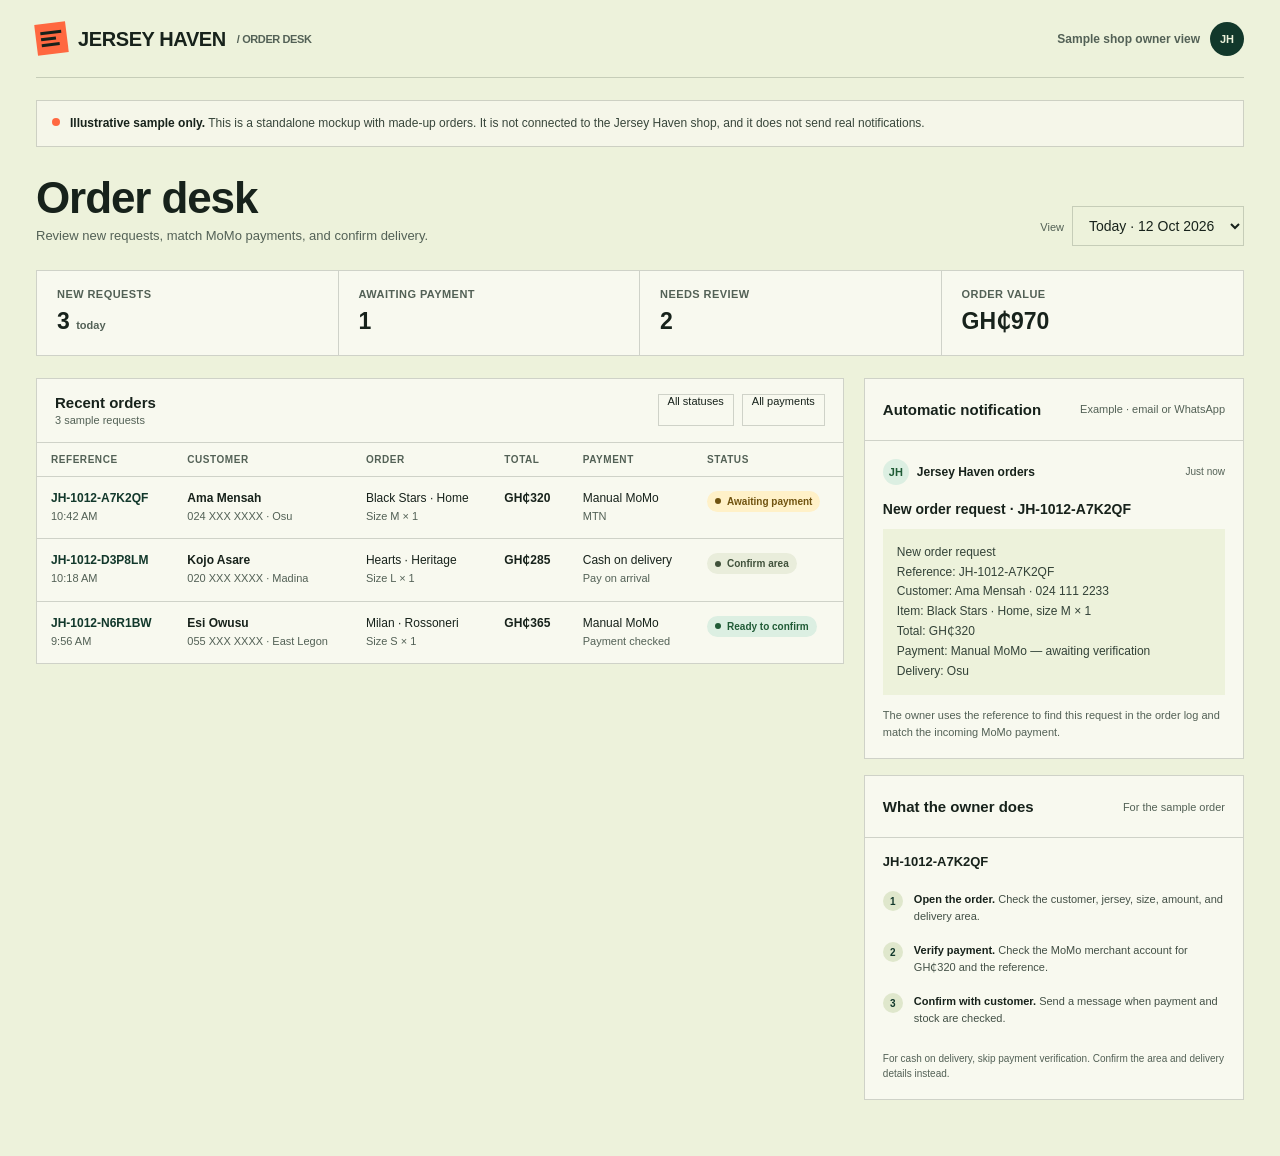
<file: outputs/order-dashboard-sample.html>
<!doctype html>
<html lang="en">
  <head>
    <meta charset="utf-8" />
    <meta name="viewport" content="width=device-width, initial-scale=1" />
    <meta name="theme-color" content="#edf2db" />
    <title>Jersey Haven · Sample order desk</title>
    <style>
      :root {
        color-scheme: light;
        --paper: #edf2db;
        --surface: #f8f9ef;
        --surface-deep: #dfe7cc;
        --ink: #17221b;
        --green: #12382b;
        --orange: #ff6840;
        --yellow: #f4c944;
        --muted: #536156;
        --line: rgba(23, 34, 27, .18);
        --sans: 'Public Sans', 'Segoe UI', Arial, sans-serif;
        --display: 'Barlow Condensed', 'Arial Narrow', sans-serif;
      }
      * { box-sizing: border-box; }
      body { margin: 0; background: var(--paper); color: var(--ink); font-family: var(--sans); font-size: 14px; }
      button, select { font: inherit; }
      button:focus-visible, select:focus-visible, a:focus-visible { outline: 3px solid var(--orange); outline-offset: 3px; }
      .shell { max-width: 1440px; margin: 0 auto; padding: 0 36px 56px; }
      .topbar { display: flex; align-items: center; justify-content: space-between; gap: 24px; min-height: 78px; border-bottom: 1px solid var(--line); }
      .brand { display: flex; align-items: center; gap: 11px; font: 800 20px/.9 var(--display); letter-spacing: -.02em; }
      .mark { width: 31px; height: 31px; display: grid; align-content: center; gap: 3px; padding: 6px 5px; background: var(--orange); transform: rotate(-7deg); }
      .mark i { display: block; height: 3px; background: var(--ink); }
      .mark i:nth-child(2) { width: 70%; }
      .mark i:nth-child(3) { width: 86%; }
      .top-meta { display: flex; align-items: center; gap: 10px; color: var(--muted); font-size: 12px; font-weight: 650; }
      .avatar { width: 34px; height: 34px; display: grid; place-items: center; border-radius: 50%; background: var(--green); color: var(--paper); font-size: 11px; font-weight: 800; }
      .notice { display: flex; gap: 10px; align-items: flex-start; margin: 22px 0 30px; padding: 13px 15px; border: 1px solid var(--line); background: rgba(248,249,239,.72); color: #38463b; font-size: 12px; line-height: 1.55; }
      .notice strong { color: var(--ink); }
      .notice-mark { flex: none; width: 8px; height: 8px; margin-top: 4px; border-radius: 50%; background: var(--orange); }
      .heading-row { display: flex; justify-content: space-between; align-items: end; gap: 24px; margin-bottom: 24px; }
      h1 { margin: 0; font: 800 44px/.95 var(--display); letter-spacing: -.025em; }
      .subhead { margin: 8px 0 0; color: var(--muted); font-size: 13px; line-height: 1.5; }
      .period { min-height: 40px; border: 1px solid var(--line); padding: 0 12px; background: transparent; color: var(--ink); }
      .stats { display: grid; grid-template-columns: repeat(4, minmax(0,1fr)); margin-bottom: 22px; border: 1px solid var(--line); background: var(--surface); }
      .stat { min-height: 84px; padding: 17px 20px; border-right: 1px solid var(--line); }
      .stat:last-child { border-right: 0; }
      .stat-label { display: block; margin-bottom: 8px; color: var(--muted); font-size: 11px; font-weight: 700; letter-spacing: .04em; text-transform: uppercase; }
      .stat-value { font-size: 23px; font-weight: 750; font-variant-numeric: tabular-nums; }
      .stat-value small { color: var(--muted); font-size: 11px; font-weight: 600; }
      .workspace { display: grid; grid-template-columns: minmax(0,1.7fr) minmax(280px,.8fr); gap: 20px; align-items: start; }
      .panel { border: 1px solid var(--line); background: var(--surface); }
      .panel-head { min-height: 62px; display: flex; justify-content: space-between; align-items: center; gap: 12px; padding: 15px 18px; border-bottom: 1px solid var(--line); }
      h2 { margin: 0; font-size: 15px; font-weight: 750; }
      .panel-meta { color: var(--muted); font-size: 11px; }
      .filters { display: flex; gap: 8px; }
      .filter { min-height: 32px; border: 1px solid var(--line); padding: 0 9px; background: transparent; color: var(--ink); font-size: 11px; }
      .table-wrap { overflow-x: auto; }
      table { width: 100%; border-collapse: collapse; text-align: left; }
      th { padding: 11px 14px; color: var(--muted); font-size: 10px; font-weight: 750; letter-spacing: .055em; text-transform: uppercase; white-space: nowrap; }
      td { padding: 14px; border-top: 1px solid var(--line); vertical-align: top; font-size: 12px; }
      tbody tr:first-child td { border-top: 1px solid var(--line); }
      .ref { color: var(--green); font-weight: 800; font-variant-numeric: tabular-nums; white-space: nowrap; }
      .customer { font-weight: 700; }
      .secondary { display: block; margin-top: 4px; color: var(--muted); font-size: 11px; line-height: 1.4; }
      .amount { white-space: nowrap; font-weight: 750; font-variant-numeric: tabular-nums; }
      .status { display: inline-flex; align-items: center; gap: 6px; border-radius: 999px; padding: 5px 8px; font-size: 10px; font-weight: 750; white-space: nowrap; }
      .status::before { width: 6px; height: 6px; border-radius: 50%; background: currentColor; content: ''; }
      .pending { background: #fff1c8; color: #705310; }
      .review { background: #e9eddb; color: #40513b; }
      .paid { background: #dcefe2; color: #205b36; }
      .side { display: grid; gap: 16px; }
      .message { padding: 18px; }
      .message-top { display: flex; justify-content: space-between; gap: 10px; align-items: center; margin-bottom: 16px; }
      .channel { display: flex; align-items: center; gap: 8px; font-size: 12px; font-weight: 750; }
      .channel-icon { width: 26px; height: 26px; display: grid; place-items: center; border-radius: 50%; background: #dcefe2; color: #205b36; font-size: 11px; font-weight: 800; }
      .time { color: var(--muted); font-size: 10px; }
      .message h3 { margin: 0 0 12px; font-size: 14px; }
      .message-body { margin: 0; padding: 14px; background: var(--paper); color: #334238; font-size: 12px; line-height: 1.65; white-space: pre-line; }
      .message-foot { margin: 12px 0 0; color: var(--muted); font-size: 11px; line-height: 1.5; }
      .steps { padding: 0 18px 18px; }
      .steps h3 { margin: 16px 0 13px; font-size: 13px; }
      .step { display: grid; grid-template-columns: 22px 1fr; gap: 9px; padding: 9px 0; color: #435046; font-size: 11px; line-height: 1.5; }
      .step-no { width: 20px; height: 20px; display: grid; place-items: center; border-radius: 50%; background: var(--surface-deep); color: var(--green); font-size: 10px; font-weight: 800; }
      .step strong { color: var(--ink); }
      .footnote { margin: 16px 0 0; color: var(--muted); font-size: 10px; line-height: 1.5; }
      @media (max-width: 980px) { .workspace { grid-template-columns: 1fr; } .side { grid-template-columns: repeat(2,minmax(0,1fr)); } }
      @media (max-width: 680px) {
        .shell { padding: 0 16px 32px; }
        .topbar { min-height: 66px; }
        .top-meta span { display: none; }
        .heading-row { align-items: start; flex-direction: column; }
        h1 { font-size: 38px; }
        .stats { grid-template-columns: repeat(2,minmax(0,1fr)); }
        .stat:nth-child(2) { border-right: 0; }
        .stat:nth-child(n+3) { border-top: 1px solid var(--line); }
        .panel-head { align-items: flex-start; flex-direction: column; }
        .side { grid-template-columns: 1fr; }
        table { min-width: 760px; }
      }
    </style>
  </head>
  <body>
    <main class="shell">
      <header class="topbar">
        <div class="brand"><span class="mark" aria-hidden="true"><i></i><i></i><i></i></span>JERSEY HAVEN <span style="font:600 11px var(--sans); color:var(--muted)">/ ORDER DESK</span></div>
        <div class="top-meta"><span>Sample shop owner view</span><span class="avatar" aria-label="Shop owner">JH</span></div>
      </header>

      <div class="notice"><span class="notice-mark" aria-hidden="true"></span><span><strong>Illustrative sample only.</strong> This is a standalone mockup with made-up orders. It is not connected to the Jersey Haven shop, and it does not send real notifications.</span></div>

      <section aria-labelledby="page-title">
        <div class="heading-row">
          <div><h1 id="page-title">Order desk</h1><p class="subhead">Review new requests, match MoMo payments, and confirm delivery.</p></div>
          <label><span class="panel-meta" style="margin-right:8px">View</span><select class="period" aria-label="Choose sample date range"><option>Today · 12 Oct 2026</option></select></label>
        </div>

        <div class="stats" aria-label="Sample order summary">
          <div class="stat"><span class="stat-label">New requests</span><span class="stat-value">3 <small>today</small></span></div>
          <div class="stat"><span class="stat-label">Awaiting payment</span><span class="stat-value">1</span></div>
          <div class="stat"><span class="stat-label">Needs review</span><span class="stat-value">2</span></div>
          <div class="stat"><span class="stat-label">Order value</span><span class="stat-value">GH₵970</span></div>
        </div>

        <div class="workspace">
          <section class="panel" aria-labelledby="orders-title">
            <div class="panel-head"><div><h2 id="orders-title">Recent orders</h2><span class="panel-meta">3 sample requests</span></div><div class="filters" aria-label="Sample filter labels"><span class="filter">All statuses</span><span class="filter">All payments</span></div></div>
            <div class="table-wrap">
              <table>
                <thead><tr><th>Reference</th><th>Customer</th><th>Order</th><th>Total</th><th>Payment</th><th>Status</th></tr></thead>
                <tbody>
                  <tr><td><span class="ref">JH-1012-A7K2QF</span><span class="secondary">10:42 AM</span></td><td><span class="customer">Ama Mensah</span><span class="secondary">024 XXX XXXX · Osu</span></td><td>Black Stars · Home<span class="secondary">Size M × 1</span></td><td class="amount">GH₵320</td><td>Manual MoMo<span class="secondary">MTN</span></td><td><span class="status pending">Awaiting payment</span></td></tr>
                  <tr><td><span class="ref">JH-1012-D3P8LM</span><span class="secondary">10:18 AM</span></td><td><span class="customer">Kojo Asare</span><span class="secondary">020 XXX XXXX · Madina</span></td><td>Hearts · Heritage<span class="secondary">Size L × 1</span></td><td class="amount">GH₵285</td><td>Cash on delivery<span class="secondary">Pay on arrival</span></td><td><span class="status review">Confirm area</span></td></tr>
                  <tr><td><span class="ref">JH-1012-N6R1BW</span><span class="secondary">9:56 AM</span></td><td><span class="customer">Esi Owusu</span><span class="secondary">055 XXX XXXX · East Legon</span></td><td>Milan · Rossoneri<span class="secondary">Size S × 1</span></td><td class="amount">GH₵365</td><td>Manual MoMo<span class="secondary">Payment checked</span></td><td><span class="status paid">Ready to confirm</span></td></tr>
                </tbody>
              </table>
            </div>
          </section>

          <aside class="side" aria-label="Example notification and next steps">
            <section class="panel" aria-labelledby="notification-title">
              <div class="panel-head"><h2 id="notification-title">Automatic notification</h2><span class="panel-meta">Example · email or WhatsApp</span></div>
              <div class="message">
                <div class="message-top"><div class="channel"><span class="channel-icon" aria-hidden="true">JH</span>Jersey Haven orders</div><time class="time">Just now</time></div>
                <h3>New order request · JH-1012-A7K2QF</h3>
                <p class="message-body">New order request
Reference: JH-1012-A7K2QF
Customer: Ama Mensah · 024 111 2233
Item: Black Stars · Home, size M × 1
Total: GH₵320
Payment: Manual MoMo — awaiting verification
Delivery: Osu</p>
                <p class="message-foot">The owner uses the reference to find this request in the order log and match the incoming MoMo payment.</p>
              </div>
            </section>

            <section class="panel" aria-labelledby="workflow-title">
              <div class="panel-head"><h2 id="workflow-title">What the owner does</h2><span class="panel-meta">For the sample order</span></div>
              <div class="steps">
                <h3>JH-1012-A7K2QF</h3>
                <div class="step"><span class="step-no">1</span><span><strong>Open the order.</strong> Check the customer, jersey, size, amount, and delivery area.</span></div>
                <div class="step"><span class="step-no">2</span><span><strong>Verify payment.</strong> Check the MoMo merchant account for GH₵320 and the reference.</span></div>
                <div class="step"><span class="step-no">3</span><span><strong>Confirm with customer.</strong> Send a message when payment and stock are checked.</span></div>
                <p class="footnote">For cash on delivery, skip payment verification. Confirm the area and delivery details instead.</p>
              </div>
            </section>
          </aside>
        </div>
      </section>
    </main>
  </body>
</html>
</file>
